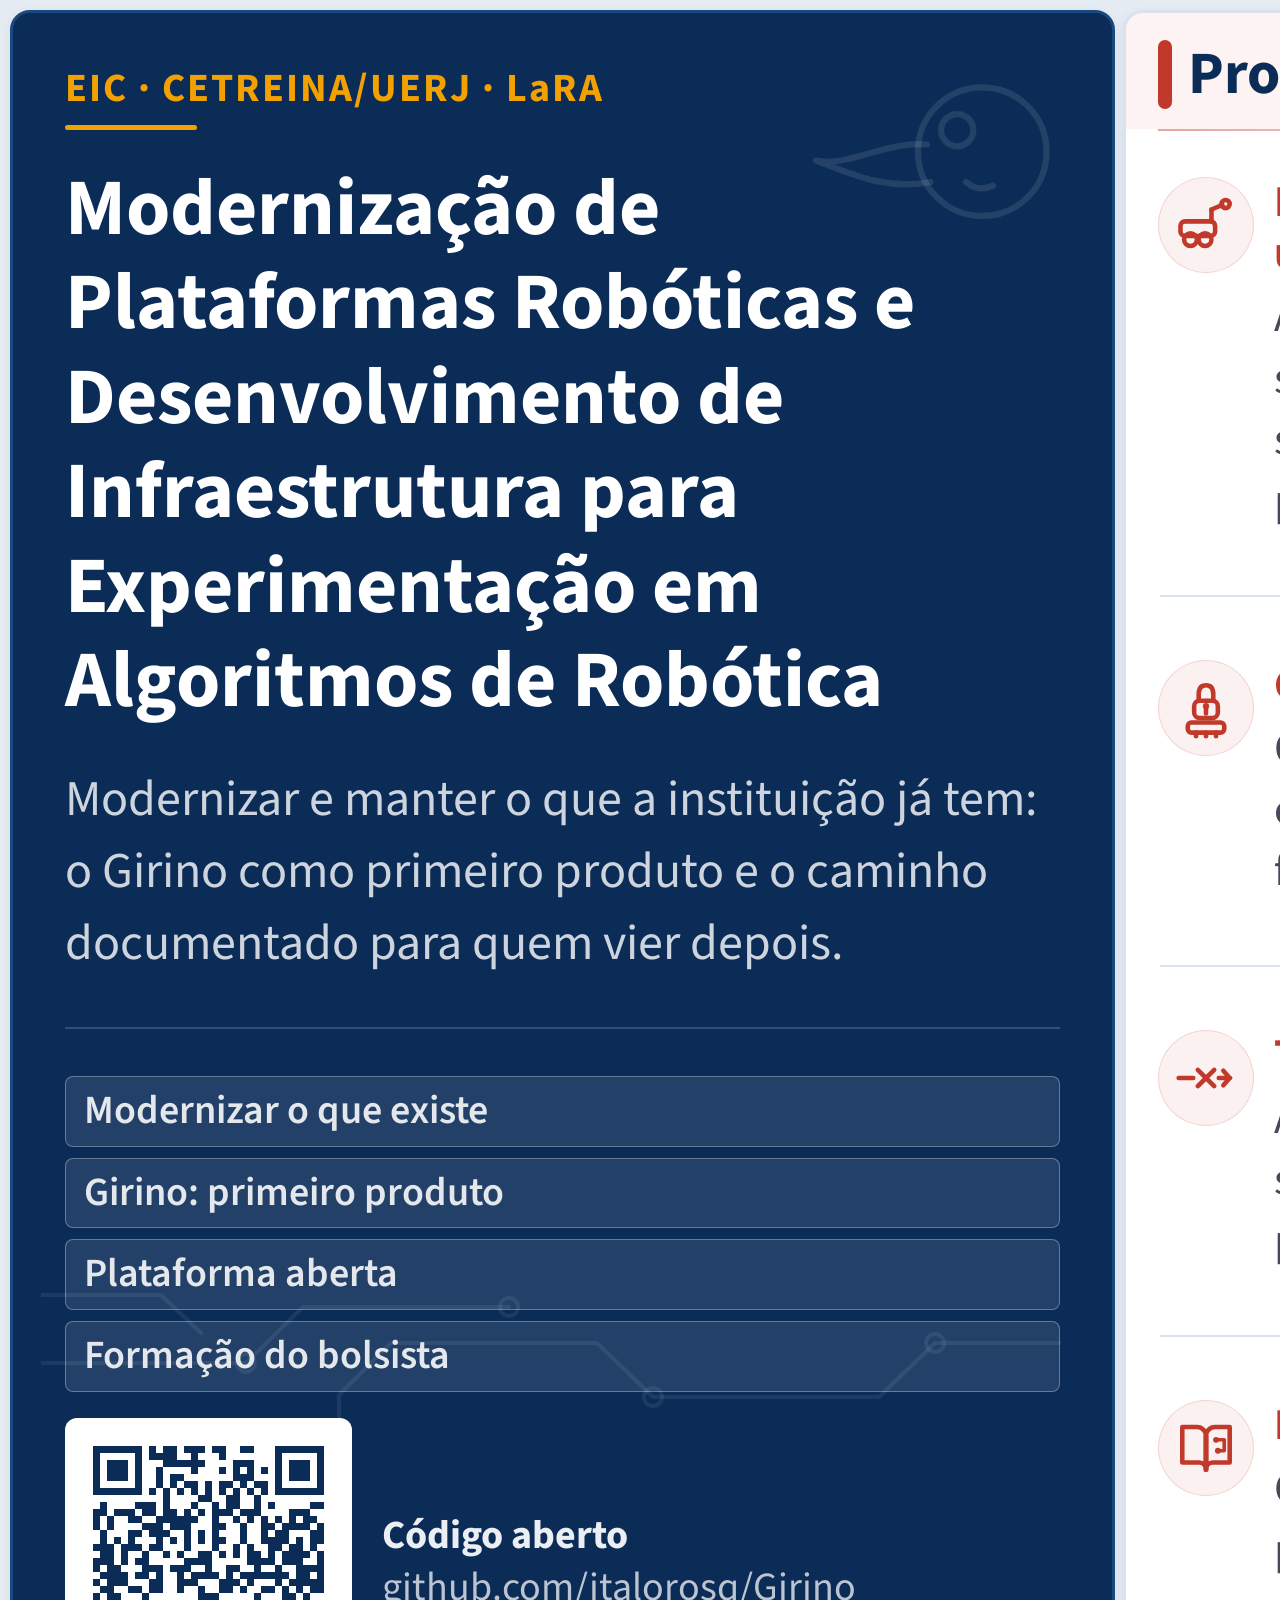
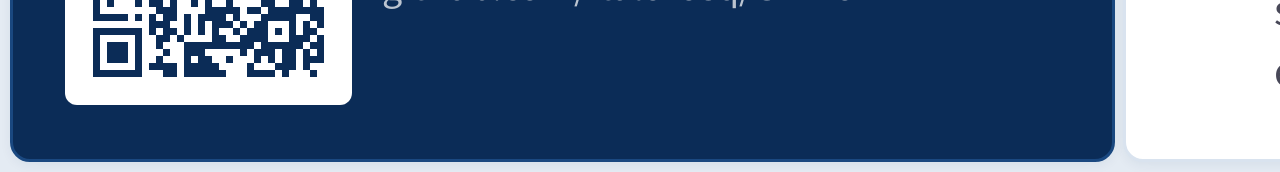
<file: docs/infografico/infografico.html>
<!DOCTYPE html>
<html lang="pt-BR">
<head>
<meta charset="UTF-8">
<title>Infográfico — Modernização de Plataformas Robóticas (EIC · CETREINA/UERJ · LaRA)</title>
<style>
/* === FONTE (embutida, OFL) === */
@font-face {
  font-family: 'Source Sans 3';
  src: url('fontes/SourceSans3-VF.ttf') format('truetype-variations');
  font-weight: 200 900;
  font-style: normal;
  font-display: block;
}
@font-face {
  font-family: 'Source Sans 3';
  src: url('fontes/SourceSans3-Italic-VF.ttf') format('truetype-variations');
  font-weight: 200 900;
  font-style: italic;
  font-display: block;
}

/* === RESET === */
*, *::before, *::after { margin: 0; padding: 0; box-sizing: border-box; }

/* === CANVAS: 7087 x 1772 px = 60,00 x 15,00 cm a 300 dpi === */
html, body { width: 7087px; height: 1772px; overflow: hidden; }

body {
  display: flex;
  align-items: stretch;
  gap: 8px;
  padding: 10px;
  background: #E4EBF3;
  font-family: 'Source Sans 3', 'Segoe UI', 'Arial', sans-serif;
}

/* === TOKENS === */
:root {
  --navy:   #0B2C57;
  --blue:   #1660A8;
  --teal:   #0E9594;
  --amber:  #F2A100;
  --red:    #C0392B;
  --border: #D9E3EF;
}

/* === PANEL BASE === */
.panel {
  border-radius: 20px;
  overflow: hidden;
  display: flex;
  flex-direction: column;
  flex-shrink: 0;
  border: 3px solid var(--border);
  background: #fff;
  position: relative;
  box-shadow: 0 3px 12px rgba(11,44,87,.06);
}

/* ─── PAINEL 1: IDENTIDADE ─── */
.p1 {
  width: 1105px;
  background: var(--navy);
  border-color: #1A4880;
  padding: 56px 52px 54px;
  justify-content: space-between;
}

.p1-label {
  font-size: 40px;
  font-weight: 700;
  color: var(--amber);
  letter-spacing: 2px;
  line-height: 1;
  margin-bottom: 16px;
}

.p1-rule {
  width: 132px;
  height: 5px;
  border-radius: 3px;
  background: var(--amber);
  margin-bottom: 32px;
}

.p1-deco {
  position: absolute;
  pointer-events: none;
}

.p1-traces { left: 28px; right: 28px; bottom: 336px; height: 190px; }
.p1-mascot { top: 44px; right: 44px; width: 268px; height: 200px; }

.p1-qr-row {
  display: flex;
  align-items: center;
  gap: 30px;
  margin-top: 26px;
}

.p1-qr {
  width: 287px;
  height: 287px;
  border-radius: 12px;
  background: #fff;
  flex-shrink: 0;
}

.p1-qr-caption { font-size: 40px; line-height: 1.3; }
.p1-qr-caption strong { display: block; font-weight: 700; color: rgba(255,255,255,.92); }
.p1-qr-caption span { color: rgba(255,255,255,.72); }

.p1-title {
  font-size: 80px;
  font-weight: 700;
  color: #fff;
  line-height: 1.18;
  margin-bottom: 36px;
}

.p1-subtitle {
  font-size: 50px;
  font-weight: 400;
  color: rgba(255,255,255,0.80);
  line-height: 1.44;
}

.p1-divider {
  height: 1.5px;
  background: rgba(255,255,255,0.16);
}

.p1-chips {
  display: flex;
  flex-direction: column;
  gap: 11px;
}

.p1-chip {
  font-size: 40px;
  font-weight: 600;
  color: rgba(255,255,255,0.88);
  border: 1.5px solid rgba(255,255,255,0.30);
  border-radius: 8px;
  padding: 10px 18px;
  background: rgba(255,255,255,0.10);
  line-height: 1.22;
}

/* ─── HEADER (painéis 2–6) ─── */
.ph {
  display: flex;
  align-items: center;
  gap: 16px;
  padding: 27px 32px 20px;
  flex-shrink: 0;
}

.ph-bar {
  width: 14px;
  border-radius: 7px;
  align-self: stretch;
  min-height: 44px;
}

.ph-title {
  font-size: 60px;
  font-weight: 700;
  color: var(--navy);
  line-height: 1.15;
}

.sep {
  height: 2px;
  background: var(--border);
  margin: 0 32px;
  flex-shrink: 0;
}

.p2 .ph { background: rgba(192,57,43,.06); }
.p3 .ph, .p4 .ph { background: rgba(22,96,168,.06); }
.p5 .ph, .p6 .ph { background: rgba(14,149,148,.07); }

.p2 .sep { background: linear-gradient(90deg, rgba(192,57,43,.45), rgba(192,57,43,0) 78%); }
.p3 .sep, .p4 .sep { background: linear-gradient(90deg, rgba(22,96,168,.45), rgba(22,96,168,0) 78%); }
.p5 .sep, .p6 .sep { background: linear-gradient(90deg, rgba(14,149,148,.5), rgba(14,149,148,0) 78%); }

/* ─── PAINEL 2: PROBLEMA ─── */
.p2 { width: 903px; }

.p2-items {
  flex: 1;
  padding: 8px 32px 18px;
  display: flex;
  flex-direction: column;
  justify-content: space-around;
}

.prob-item {
  display: flex;
  align-items: flex-start;
  gap: 20px;
  padding: 12px 0;
}

.prob-icon {
  width: 96px;
  height: 96px;
  border-radius: 50%;
  background: rgba(192,57,43,.07);
  border: 1.5px solid rgba(192,57,43,.16);
  display: flex;
  align-items: center;
  justify-content: center;
  flex-shrink: 0;
}

.prob-icon svg { width: 62px; height: 62px; }

.prob-title {
  font-size: 44px;
  font-weight: 700;
  color: var(--red);
  line-height: 1.18;
  margin-bottom: 7px;
}

.prob-desc {
  font-size: 45px;
  color: #484858;
  line-height: 1.36;
}

.prob-sep {
  height: 1.5px;
  background: var(--border);
  margin: 0 2px;
}

/* ─── PAINEL 3: TESE E OBJETIVO ─── */
.p3 { width: 1103px; }

.p3-content {
  flex: 1;
  padding: 12px 32px 0;
  display: flex;
  flex-direction: column;
  justify-content: space-between;
  position: relative;
}

.p3-content::before {
  content: '\201C';
  position: absolute;
  top: 460px;
  left: 26px;
  font-size: 700px;
  font-weight: 700;
  line-height: 1;
  color: rgba(22,96,168,.06);
}

.p3-content > * { position: relative; z-index: 1; }

.premise {
  background: rgba(22,96,168,0.07);
  border-left: 7px solid var(--blue);
  border-radius: 0 10px 10px 0;
  padding: 16px 22px;
  font-size: 45px;
  font-weight: 700;
  color: var(--blue);
  line-height: 1.32;
  margin-bottom: 15px;
}

.obj-label {
  font-size: 40px;
  font-weight: 700;
  color: var(--navy);
  letter-spacing: 1.5px;
  text-transform: uppercase;
  margin-bottom: 10px;
  margin-top: 4px;
  padding-bottom: 8px;
  border-bottom: 2px solid var(--border);
}

.obj-text {
  font-size: 48px;
  color: #2A2A3A;
  line-height: 1.42;
}

.obj-text strong { color: var(--navy); font-weight: 700; }

.p3-note {
  background: rgba(11,44,87,0.05);
  border-top: 2px dashed var(--border);
  padding: 14px 32px;
  margin: 0 -32px 0;
  font-size: 40px;
  color: #666;
  font-style: italic;
  line-height: 1.33;
  flex-shrink: 0;
}

/* ─── PAINEL 4: MÉTODO ─── */
.p4 { width: 1556px; }

.p4-content {
  flex: 1;
  padding: 12px 32px 20px;
  display: flex;
  flex-direction: column;
  gap: 14px;
}

.steps-grid {
  flex: 1;
  display: grid;
  grid-template-columns: 1fr 1fr;
  grid-template-rows: 1fr 1fr;
  gap: 14px;
}

.step {
  background: #F4F7FB;
  border: 2px solid var(--border);
  border-radius: 14px;
  padding: 22px 24px;
  display: flex;
  align-items: flex-start;
  gap: 20px;
  box-shadow: 0 2px 10px rgba(11,44,87,.05);
}

.step-num {
  width: 72px;
  height: 72px;
  border-radius: 50%;
  background: var(--blue);
  color: #fff;
  font-size: 44px;
  font-weight: 700;
  display: flex;
  align-items: center;
  justify-content: center;
  flex-shrink: 0;
  margin-top: 3px;
  box-shadow: 0 0 0 8px rgba(22,96,168,.09);
}

.step-title {
  font-size: 44px;
  font-weight: 700;
  color: var(--navy);
  line-height: 1.20;
  margin-bottom: 9px;
}

.step-desc {
  font-size: 45px;
  color: #484858;
  line-height: 1.36;
}

.p4-chips {
  display: flex;
  flex-wrap: wrap;
  gap: 10px;
  flex-shrink: 0;
}

.chip-blue {
  font-size: 40px;
  font-weight: 600;
  padding: 8px 16px;
  border-radius: 8px;
  background: rgba(22,96,168,0.10);
  color: var(--blue);
  border: 1.5px solid rgba(22,96,168,0.26);
  line-height: 1.2;
}

/* ─── PAINEL 5: RESULTADOS ─── */
.p5 { width: 1355px; }

.p5-body {
  flex: 1;
  padding: 12px 28px 0;
  display: flex;
  flex-direction: column;
  gap: 12px;
}

.metrics-grid {
  flex: 1;
  display: grid;
  grid-template-columns: 1fr 1fr;
  grid-template-rows: 1fr 1fr;
  gap: 12px;
}

.metric-card {
  background: rgba(14,149,148,0.07);
  border: 2px solid rgba(14,149,148,0.20);
  border-radius: 14px;
  padding: 14px 18px;
  display: flex;
  flex-direction: column;
  align-items: center;
  justify-content: center;
  text-align: center;
  position: relative;
  overflow: hidden;
  box-shadow: 0 2px 10px rgba(11,44,87,.05);
}

.metric-card::before {
  content: attr(data-g);
  position: absolute;
  right: -6px;
  bottom: -66px;
  font-size: 300px;
  font-weight: 700;
  line-height: 1;
  color: rgba(14,149,148,.07);
}

.metric-card > * { position: relative; z-index: 1; }

.metric-num {
  font-size: 150px;
  font-weight: 700;
  color: var(--teal);
  line-height: 1;
  margin-bottom: 9px;
}

.metric-label {
  font-size: 40px;
  font-weight: 600;
  color: var(--navy);
  line-height: 1.30;
}

.photo-wrap {
  position: relative;
  height: 500px;
  border-radius: 14px;
  overflow: hidden;
  border: 2px solid var(--border);
  flex-shrink: 0;
  box-shadow: 0 4px 14px rgba(11,44,87,.10);
}

.photo-wrap::before {
  content: '';
  position: absolute;
  top: 0;
  left: 0;
  right: 0;
  height: 5px;
  background: linear-gradient(90deg, var(--teal), rgba(14,149,148,0) 72%);
  z-index: 2;
}

.photo-wrap img {
  width: 100%;
  height: 100%;
  object-fit: cover;
  object-position: center;
  display: block;
}

.photo-overlay {
  position: absolute;
  bottom: 0; left: 0; right: 0;
  background: linear-gradient(to top, rgba(11,44,87,0.80) 0%, transparent 100%);
  padding: 20px 22px 14px;
  color: rgba(255,255,255,0.92);
  font-size: 40px;
  font-style: italic;
  line-height: 1.26;
}

.p5-footer {
  background: var(--navy);
  padding: 14px 28px;
  font-size: 40px;
  color: rgba(255,255,255,0.88);
  line-height: 1.32;
  flex-shrink: 0;
}

/* ─── PAINEL 6: IMPACTO ─── */
.p6 { width: 1005px; }

.p6-items {
  flex: 1;
  padding: 6px 30px 0;
  display: flex;
  flex-direction: column;
  justify-content: space-around;
}

.impact-item {
  display: flex;
  align-items: flex-start;
  gap: 16px;
  padding: 11px 0;
}

.impact-num {
  width: 52px;
  height: 52px;
  border-radius: 50%;
  background: var(--teal);
  color: #fff;
  font-size: 30px;
  font-weight: 700;
  display: flex;
  align-items: center;
  justify-content: center;
  flex-shrink: 0;
  margin-top: 5px;
  box-shadow: 0 0 0 8px rgba(14,149,148,.10);
}

.impact-sep { height: 1.5px; background: var(--border); }

.impact-title {
  font-size: 44px;
  font-weight: 700;
  color: #1A1A2E;
  line-height: 1.18;
  margin-bottom: 6px;
}

.impact-desc {
  font-size: 45px;
  color: #555;
  line-height: 1.36;
}

.p6-footer {
  background: var(--amber);
  padding: 13px 30px;
  font-size: 40px;
  font-weight: 700;
  color: var(--navy);
  text-align: center;
  line-height: 1.24;
  flex-shrink: 0;
}
</style>
</head>
<body>

<!-- ═══ PAINEL 1: IDENTIDADE ═══ -->
<div class="panel p1">
  <svg class="p1-deco p1-traces" viewBox="0 0 1020 190" preserveAspectRatio="none" fill="none" stroke="rgba(255,255,255,0.07)" stroke-width="4" stroke-linecap="round" stroke-linejoin="round">
    <path d="M0 130 H 205 L 262 74 H 468"/>
    <path d="M298 190 V 162 L 350 110 H 556 L 612 164 H 838 L 894 110 H 1020"/>
    <path d="M0 62 H 120 L 160 100"/>
    <circle cx="205" cy="130" r="9"/>
    <circle cx="468" cy="74" r="9"/>
    <circle cx="612" cy="164" r="9"/>
    <circle cx="894" cy="110" r="9"/>
  </svg>
  <svg class="p1-deco p1-mascot" viewBox="0 0 300 220" fill="none" stroke="rgba(255,255,255,0.10)" stroke-width="7" stroke-linecap="round" stroke-linejoin="round">
    <circle cx="204" cy="104" r="72"/>
    <circle cx="176" cy="80" r="18"/>
    <path d="M142 96 C 96 92, 52 122, 18 114 C 56 128, 96 148, 146 138"/>
    <path d="M186 138 Q 200 150, 216 142"/>
  </svg>
  <div>
    <div class="p1-label">EIC · CETREINA/UERJ · LaRA</div>
    <div class="p1-rule"></div>
    <div class="p1-title">Modernização de Plataformas Robóticas e Desenvolvimento de Infraestrutura para Experimentação em Algoritmos de Robótica</div>
    <div class="p1-subtitle">Modernizar e manter o que a instituição já tem: o Girino como primeiro produto e o caminho documentado para quem vier depois.</div>
  </div>
  <div class="p1-divider"></div>
  <div>
    <div class="p1-chips">
      <span class="p1-chip">Modernizar o que existe</span>
      <span class="p1-chip">Girino: primeiro produto</span>
      <span class="p1-chip">Plataforma aberta</span>
      <span class="p1-chip">Formação do bolsista</span>
    </div>
    <div class="p1-qr-row">
      <img class="p1-qr" src="ativos/qr-repo.png" alt="QR code do repositório do Girino" width="287" height="287">
      <div class="p1-qr-caption">
        <strong>Código aberto</strong>
        <span>github.com/italorosq/Girino</span>
      </div>
    </div>
  </div>
</div>

<!-- ═══ PAINEL 2: PROBLEMA ═══ -->
<div class="panel p2">
  <div class="ph">
    <div class="ph-bar" style="background:var(--red)"></div>
    <div class="ph-title">Problema</div>
  </div>
  <div class="sep"></div>
  <div class="p2-items">

    <div class="prob-item">
      <div class="prob-icon">
        <svg width="68" height="68" viewBox="0 0 68 68" fill="none" stroke="#C0392B" stroke-width="5" stroke-linecap="round" stroke-linejoin="round">
          <rect x="6" y="30" width="38" height="16" rx="5"/>
          <circle cx="17" cy="50" r="7"/>
          <circle cx="33" cy="50" r="7"/>
          <line x1="40" y1="30" x2="40" y2="17"/>
          <line x1="40" y1="17" x2="52" y2="12"/>
          <circle cx="55.5" cy="11" r="4.5"/>
        </svg>
      </div>
      <div>
        <div class="prob-title">Equipamento preservado e fora de uso</div>
        <div class="prob-desc">A estrutura continua íntegra, mas o sistema de controle envelhece, o suporte do fabricante acaba e as peças saem de linha.</div>
      </div>
    </div>

    <div class="prob-sep"></div>

    <div class="prob-item">
      <div class="prob-icon">
        <svg width="68" height="68" viewBox="0 0 68 68" fill="none" stroke="#C0392B" stroke-width="5" stroke-linecap="round" stroke-linejoin="round">
          <path d="M26 26 L26 19 Q26 9 34 9 Q42 9 42 19 L42 26"/>
          <rect x="21" y="26" width="26" height="19" rx="6"/>
          <circle cx="34" cy="32" r="3.4" fill="#C0392B" stroke="none"/>
          <line x1="34" y1="34" x2="34" y2="40"/>
          <rect x="14" y="50" width="40" height="11" rx="4"/>
          <line x1="23" y1="61" x2="23" y2="65"/>
          <line x1="34" y1="61" x2="34" y2="65"/>
          <line x1="45" y1="61" x2="45" y2="65"/>
        </svg>
      </div>
      <div>
        <div class="prob-title">Camada de controle fechada</div>
        <div class="prob-desc">O que existe não admite modificação, expansão nem integração com as ferramentas atuais.</div>
      </div>
    </div>

    <div class="prob-sep"></div>

    <div class="prob-item">
      <div class="prob-icon">
        <svg width="68" height="68" viewBox="0 0 68 68" fill="none" stroke="#C0392B" stroke-width="5" stroke-linecap="round">
          <line x1="4" y1="34" x2="20" y2="34"/>
          <line x1="48" y1="34" x2="60" y2="34"/>
          <polyline points="53,26 60,34 53,42"/>
          <line x1="25" y1="25" x2="43" y2="43"/>
          <line x1="43" y1="25" x2="25" y2="43"/>
        </svg>
      </div>
      <div>
        <div class="prob-title">Tentativas anteriores abandonadas</div>
        <div class="prob-desc">A curva de aprendizado inicial não se sustentou e o equipamento voltou para a prateleira.</div>
      </div>
    </div>

    <div class="prob-sep"></div>

    <div class="prob-item">
      <div class="prob-icon">
        <svg width="68" height="68" viewBox="0 0 68 68" fill="none" stroke="#C0392B" stroke-width="5" stroke-linecap="round" stroke-linejoin="round">
          <path d="M8 11 h16 a10.4 10.4 0 0 1 10.4 10.4 v36.4 a7.8 7.8 0 0 0 -7.8 -7.8 H8 Z"/>
          <path d="M60 11 h-16 a10.4 10.4 0 0 0 -10.4 10.4 v36.4 a7.8 7.8 0 0 1 7.8 -7.8 H60 Z"/>
          <polyline points="45,25 54,25 54,37 47,37" stroke-width="4"/>
          <circle cx="45" cy="25" r="3.2" fill="#C0392B" stroke="none"/>
          <circle cx="47" cy="37" r="3.2" fill="#C0392B" stroke="none"/>
        </svg>
      </div>
      <div>
        <div class="prob-title">Formação sem prática</div>
        <div class="prob-desc">Controle, cinemática e processamento de sinais estudados sem contato com hardware real, ruído e limitações.</div>
      </div>
    </div>

  </div>
</div>

<!-- ═══ PAINEL 3: TESE E OBJETIVO ═══ -->
<div class="panel p3">
  <div class="ph">
    <div class="ph-bar" style="background:var(--blue)"></div>
    <div class="ph-title">Tese e Objetivo</div>
  </div>
  <div class="sep"></div>
  <div class="p3-content">
    <div class="premise">Manter o equipamento em uso vale tanto quanto adquiri-lo.</div>
    <div class="premise">Baixar a barreira de entrada é o que devolve o equipamento ao uso.</div>
    <div class="obj-block">
      <div class="obj-label">Objetivo</div>
      <div class="obj-text">Modernizar e manter as plataformas do laboratório, com controladores abertos de baixo custo, e transformar o processo em formação técnica para o bolsista e em recurso aberto para a comunidade acadêmica. <strong>O Girino é o primeiro produto.</strong></div>
    </div>
    <div class="p3-note">Bolsista recém-iniciado e sem verba de material: o que já roda usa os componentes que o laboratório tem em estoque.</div>
  </div>
</div>

<!-- ═══ PAINEL 4: MÉTODO ═══ -->
<div class="panel p4">
  <div class="ph">
    <div class="ph-bar" style="background:var(--blue)"></div>
    <div class="ph-title">Método</div>
  </div>
  <div class="sep"></div>
  <div class="p4-content">
    <div class="steps-grid">
      <div class="step">
        <div class="step-num">1</div>
        <div>
          <div class="step-title">Caracterizar o que existe</div>
          <div class="step-desc">Entender a estrutura, medir o que ainda funciona e registrar o que precisa ser trocado.</div>
        </div>
      </div>
      <div class="step">
        <div class="step-num">2</div>
        <div>
          <div class="step-title">Começar pelo Girino</div>
          <div class="step-desc">Um motor, um driver e um encoder, com interface no navegador, para validar o caminho em escala pequena.</div>
        </div>
      </div>
      <div class="step">
        <div class="step-num">3</div>
        <div>
          <div class="step-title">Avançar por etapas</div>
          <div class="step-desc">Cada função nova é validada em bancada antes de entrar no equipamento, e o que dá errado é registrado junto com a solução.</div>
        </div>
      </div>
      <div class="step">
        <div class="step-num">4</div>
        <div>
          <div class="step-title">Documentar enquanto acontece</div>
          <div class="step-desc">Esquemas, medições, listas de materiais e código aberto, para que a próxima pessoa não recomece do zero.</div>
        </div>
      </div>
    </div>
    <div class="p4-chips">
      <span class="chip-blue">Ciclos: bancada → plataforma montada → uso real</span>
      <span class="chip-blue">Adaptações mecânicas impressas em 3D no próprio laboratório</span>
    </div>
  </div>
</div>

<!-- ═══ PAINEL 5: RESULTADOS ═══ -->
<div class="panel p5">
  <div class="ph">
    <div class="ph-bar" style="background:var(--teal)"></div>
    <div class="ph-title">Resultados</div>
  </div>
  <div class="sep"></div>
  <div class="p5-body">
    <div class="metrics-grid">
      <div class="metric-card" data-g="2">
        <div class="metric-num">2</div>
        <div class="metric-label">malhas PID em bancada: velocidade e posição, com auto-sintonia embarcada</div>
      </div>
      <div class="metric-card" data-g="3">
        <div class="metric-num">3</div>
        <div class="metric-label">métodos de sintonia comparados: Ziegler-Nichols, Tyreus-Luyben e Cohen-Coon</div>
      </div>
      <div class="metric-card" data-g="600">
        <div class="metric-num">600</div>
        <div class="metric-label">pulsos por revolução no encoder incremental lido por interrupção</div>
      </div>
      <div class="metric-card" data-g="0">
        <div class="metric-num">0</div>
        <div class="metric-label">programas a instalar: o controle é feito pelo navegador, sem internet</div>
      </div>
    </div>
    <div class="photo-wrap">
      <img src="foto-bancada.jpg" alt="Bancada de validação do Girino — ESP8266, driver MOSFET, encoder LPD3806">
      <div class="photo-overlay">Bancada de validação do Girino — ESP8266 + driver MOSFET + encoder LPD3806-600BM</div>
    </div>
  </div>
  <div class="p5-footer">Sem verba de material: componentes do estoque do laboratório · PID e auto-sintonia validados em bancada · placa de circuito impresso em projeto no KiCad e caixa em 3D nas próximas etapas</div>
</div>

<!-- ═══ PAINEL 6: IMPACTO ═══ -->
<div class="panel p6">
  <div class="ph">
    <div class="ph-bar" style="background:var(--teal)"></div>
    <div class="ph-title">Impacto</div>
  </div>
  <div class="sep"></div>
  <div class="p6-items">
    <div class="impact-item">
      <div class="impact-num">1</div>
      <div>
        <div class="impact-title">Equipamento de volta ao uso</div>
        <div class="impact-desc">Em vez de comprar de novo, manter e modernizar o que a instituição já pagou.</div>
      </div>
    </div>
    <div class="impact-sep"></div>
    <div class="impact-item">
      <div class="impact-num">2</div>
      <div>
        <div class="impact-title">Entrada barata para a robótica</div>
        <div class="impact-desc">O Girino serve a disciplinas, extensão e trabalhos de conclusão, e a bancada é replicável em outros laboratórios.</div>
      </div>
    </div>
    <div class="impact-sep"></div>
    <div class="impact-item">
      <div class="impact-num">3</div>
      <div>
        <div class="impact-title">Formação técnica</div>
        <div class="impact-desc">O bolsista percorre o ciclo completo de um projeto de sistemas embarcados, da medição de bancada à documentação de entrega.</div>
      </div>
    </div>
    <div class="impact-sep"></div>
    <div class="impact-item">
      <div class="impact-num">4</div>
      <div>
        <div class="impact-title">Método replicável</div>
        <div class="impact-desc">Caracterizar o que existe, adotar arquitetura aberta e documentar em processo contínuo, o que serve a outros equipamentos da instituição.</div>
      </div>
    </div>
  </div>
  <div class="p6-footer">Diversidade que inspira, conhecimento que transforma</div>
</div>

</body>
</html>
</file>
